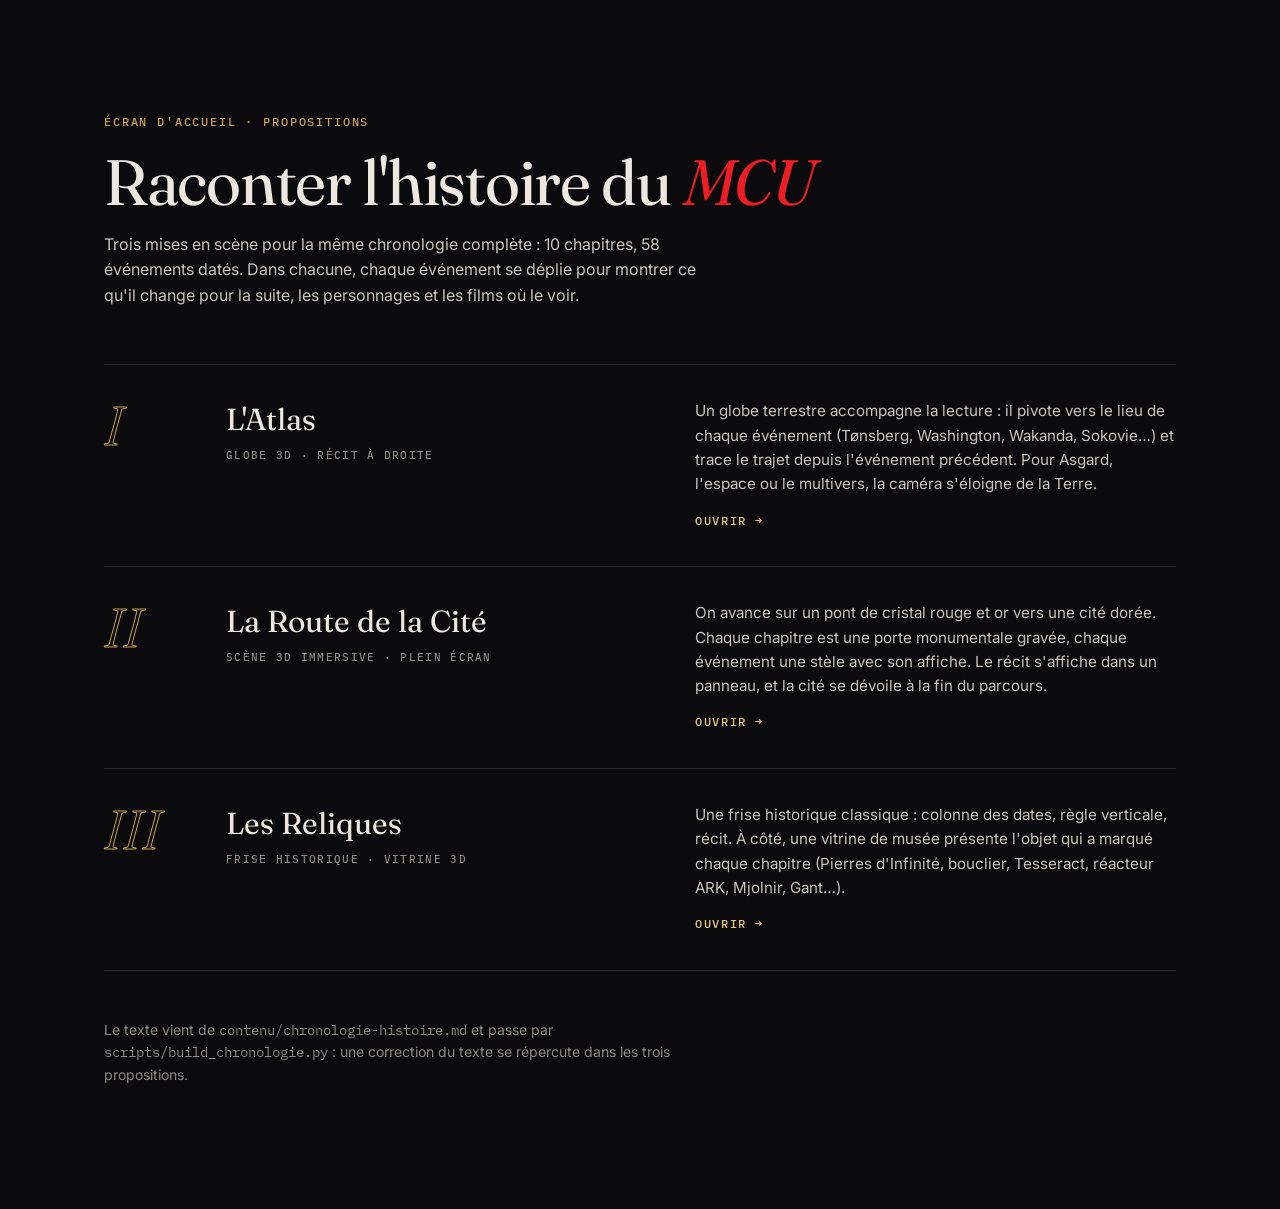
<file: propositions/index.html>
<!DOCTYPE html>
<html lang="fr">
<head>
<meta charset="UTF-8">
<meta name="viewport" content="width=device-width, initial-scale=1.0, viewport-fit=cover">
<title>Propositions Chronologie Marvel</title>
<link rel="preconnect" href="https://fonts.googleapis.com"><link rel="preconnect" href="https://fonts.gstatic.com" crossorigin>
<link rel="stylesheet" href="https://fonts.googleapis.com/css2?family=Fraunces:ital,opsz,wght@0,9..144,300..600;1,9..144,300..500&family=IBM+Plex+Mono:wght@400;500;600&family=Inter:wght@400;500;600&display=swap">
<link rel="stylesheet" href="commun.css">
<style>
  .wrap { max-width: 1120px; margin: 0 auto; padding: 12vh max(24px, env(safe-area-inset-right, 0px)) 12vh max(24px, env(safe-area-inset-left, 0px)); }
  h1 { font: 400 clamp(2.4rem, 5vw, 4rem)/1 var(--f-display); letter-spacing: -.02em; margin: 16px 0 18px; }
  h1 em { color: var(--red); }
  .lead { color: var(--ink-2); max-width: 60ch; margin: 0 0 56px; }
  .list { display: grid; gap: 0; border-top: 1px solid var(--rule); }
  .item { display: grid; grid-template-columns: 90px minmax(0, 1fr) minmax(0, 1.1fr); gap: 32px; padding: 34px 0; border-bottom: 1px solid var(--rule); text-decoration: none; color: inherit; align-items: start; transition: background .3s; }
  .item:hover { background: linear-gradient(90deg, #ed1d240d, transparent 60%); }
  .item .n { font: 300 italic 3.4rem/1 var(--f-display); color: transparent; -webkit-text-stroke: 1px var(--gold); }
  .item h2 { font: 400 1.9rem/1.1 var(--f-display); margin: 4px 0 10px; }
  .item .tags { font: 500 .68rem/1.6 var(--f-mono); letter-spacing: .12em; text-transform: uppercase; color: var(--dim); }
  .item p { margin: 0 0 10px; color: var(--ink-2); font-size: .95rem; }
  .item .go { font: 500 .72rem/1 var(--f-mono); letter-spacing: .14em; text-transform: uppercase; color: var(--gold-2); }
  .item:focus-visible { outline: 1px solid var(--gold); outline-offset: 4px; }
  .note { margin-top: 48px; color: var(--dim); font-size: .88rem; max-width: 70ch; }
  @media (max-width: 760px) { .item { grid-template-columns: 1fr; gap: 10px; } .item .n { font-size: 2.4rem; } }
</style>
</head>
<body>
<div class="wrap">
  <span class="eyebrow">Écran d'accueil · Propositions</span>
  <h1>Raconter l'histoire du <em>MCU</em></h1>
  <p class="lead">Trois mises en scène pour la même chronologie complète : 10 chapitres, 58 événements datés. Dans chacune, chaque événement se déplie pour montrer ce qu'il change pour la suite, les personnages et les films où le voir.</p>

  <nav class="list">
    <a class="item" href="1-atlas.html">
      <span class="n">I</span>
      <div><h2>L'Atlas</h2><div class="tags">Globe 3D · récit à droite</div></div>
      <div><p>Un globe terrestre accompagne la lecture : il pivote vers le lieu de chaque événement (Tønsberg, Washington, Wakanda, Sokovie…) et trace le trajet depuis l'événement précédent. Pour Asgard, l'espace ou le multivers, la caméra s'éloigne de la Terre.</p><span class="go">Ouvrir →</span></div>
    </a>
    <a class="item" href="2-la-cite.html">
      <span class="n">II</span>
      <div><h2>La Route de la Cité</h2><div class="tags">Scène 3D immersive · plein écran</div></div>
      <div><p>On avance sur un pont de cristal rouge et or vers une cité dorée. Chaque chapitre est une porte monumentale gravée, chaque événement une stèle avec son affiche. Le récit s'affiche dans un panneau, et la cité se dévoile à la fin du parcours.</p><span class="go">Ouvrir →</span></div>
    </a>
    <a class="item" href="3-reliques.html">
      <span class="n">III</span>
      <div><h2>Les Reliques</h2><div class="tags">Frise historique · vitrine 3D</div></div>
      <div><p>Une frise historique classique : colonne des dates, règle verticale, récit. À côté, une vitrine de musée présente l'objet qui a marqué chaque chapitre (Pierres d'Infinité, bouclier, Tesseract, réacteur ARK, Mjolnir, Gant…).</p><span class="go">Ouvrir →</span></div>
    </a>
  </nav>
  <p class="note">Le texte vient de <span class="mono">contenu/chronologie-histoire.md</span> et passe par <span class="mono">scripts/build_chronologie.py</span> : une correction du texte se répercute dans les trois propositions.</p>
</div>
</body>
</html>
</file>
<file: propositions/commun.css>
/* ==========================================================================
   Styles communs aux propositions de chronologie.
   Palette du site (rouge Marvel, or) sur un noir chaud, typographie éditoriale.
   ========================================================================== */
:root {
  --bg: #0b0b0d;
  --bg-2: #121215;
  --ink: #ece8e1;
  --ink-2: #c9c5be;
  --dim: #8c8882;
  --rule: #2a292e;
  --red: #ed1d24;
  --gold: #c9a24a;
  --gold-2: #e6c77a;
  --f-display: 'Fraunces', 'Times New Roman', Georgia, serif;
  --f-body: 'Inter', 'Segoe UI', Roboto, Helvetica, Arial, sans-serif;
  --f-mono: 'IBM Plex Mono', ui-monospace, 'SFMono-Regular', Menlo, Consolas, monospace;
  color-scheme: dark;
}
* { box-sizing: border-box; }
html { -webkit-text-size-adjust: 100%; }
body { margin: 0; background: var(--bg); color: var(--ink); font-family: var(--f-body); font-size: 16px; line-height: 1.6; }
::selection { background: var(--red); color: #fff; }
a { color: inherit; }

.back-link { position: fixed; z-index: 50; top: 16px; left: max(16px, env(safe-area-inset-left, 0px)); font: 500 .75rem/1 var(--f-mono); letter-spacing: .08em;
  text-transform: uppercase; color: var(--dim); text-decoration: none; padding: 8px 12px; border: 1px solid var(--rule); border-radius: 999px; background: #0b0b0dcc; backdrop-filter: blur(8px); }
.back-link:hover { color: var(--ink); border-color: var(--dim); }

/* --- Libellés ------------------------------------------------------------ */
.eyebrow { font: 500 .72rem/1.2 var(--f-mono); letter-spacing: .16em; text-transform: uppercase; color: var(--gold); }
.mono { font-family: var(--f-mono); }

/* --- En-tête de chapitre --------------------------------------------------- */
.chapter-head { padding: 18vh 0 6vh; }
.chapter-head .num { font: 300 italic clamp(4rem, 10vw, 8rem)/.85 var(--f-display); color: transparent; -webkit-text-stroke: 1px var(--gold); display: block; margin-bottom: 18px; }
.chapter-head h2 { font: 500 clamp(2rem, 4.2vw, 3.3rem)/1.05 var(--f-display); margin: 10px 0 16px; letter-spacing: -.01em; text-wrap: balance; }
.chapter-head .intro { font: 400 1.12rem/1.65 var(--f-display); color: var(--ink-2); max-width: 46ch; margin: 0; font-style: italic; }

/* --- Entrée d'événement ------------------------------------------------------ */
.entry { position: relative; padding: 34px 0 30px; border-top: 1px solid var(--rule); }
.entry-meta { display: flex; flex-wrap: wrap; gap: 6px 18px; align-items: baseline; margin-bottom: 10px; }
.entry-date { font: 600 .82rem/1 var(--f-mono); letter-spacing: .06em; color: var(--red); text-transform: uppercase; }
.entry-place { font: 400 .74rem/1.2 var(--f-mono); color: var(--dim); letter-spacing: .04em; }
.entry h3 { font: 500 clamp(1.35rem, 2.2vw, 1.7rem)/1.18 var(--f-display); margin: 0 0 12px; letter-spacing: -.005em; text-wrap: balance; }
.entry-story { margin: 0; color: var(--ink-2); max-width: 64ch; }
.entry-story strong, .entry-more strong { color: var(--ink); font-weight: 600; }
.entry-story em, .entry-more em { font-style: italic; }
.entry-list { margin: 0; padding-left: 1.1em; color: var(--ink-2); max-width: 64ch; }
.entry-list li + li { margin-top: 8px; }

.entry-toggle { margin-top: 16px; display: inline-flex; align-items: center; gap: 10px; background: none; border: 0; padding: 6px 0; color: var(--ink); cursor: pointer;
  font: 500 .78rem/1 var(--f-mono); letter-spacing: .1em; text-transform: uppercase; }
.entry-toggle .plus { width: 22px; height: 22px; border: 1px solid var(--gold); border-radius: 50%; position: relative; flex: none; transition: transform .4s cubic-bezier(.2,.8,.2,1), background .3s; }
.entry-toggle .plus::before, .entry-toggle .plus::after { content: ''; position: absolute; left: 50%; top: 50%; width: 9px; height: 1px; background: var(--gold); transform: translate(-50%, -50%); }
.entry-toggle .plus::after { transform: translate(-50%, -50%) rotate(90deg); transition: opacity .3s; }
.entry-toggle:hover .plus { background: #c9a24a22; }
.entry.open .entry-toggle .plus { transform: rotate(180deg); }
.entry.open .entry-toggle .plus::after { opacity: 0; }
.entry-toggle:focus-visible { outline: 2px solid var(--gold); outline-offset: 4px; border-radius: 4px; }

.entry-more { display: grid; grid-template-rows: 0fr; transition: grid-template-rows .55s cubic-bezier(.2,.8,.2,1); }
.entry.open .entry-more { grid-template-rows: 1fr; }
.entry-more > .inner { overflow: hidden; min-height: 0; }
.entry-more .pad { padding-top: 22px; display: grid; gap: 24px; opacity: 0; transform: translateY(10px); transition: opacity .4s .1s, transform .5s .1s; }
.entry.open .entry-more .pad { opacity: 1; transform: none; }
.lbl { display: block; font: 500 .68rem/1 var(--f-mono); letter-spacing: .16em; text-transform: uppercase; color: var(--dim); margin-bottom: 10px; }
.conseq { border-left: 2px solid var(--red); padding: 2px 0 2px 18px; }
.conseq p { margin: 0; font: 400 1.02rem/1.6 var(--f-display); color: var(--ink); max-width: 60ch; }
.who-list { display: flex; flex-wrap: wrap; gap: 10px; }
.who-chip { display: inline-flex; align-items: center; gap: 9px; padding: 4px 14px 4px 4px; border: 1px solid var(--rule); border-radius: 999px; font-size: .84rem; color: var(--ink-2); }
.who-chip img { width: 30px; height: 30px; border-radius: 50%; object-fit: cover; }
.who-text { color: var(--ink-2); font-size: .92rem; margin: 0; max-width: 64ch; }
.watch-list { display: flex; gap: 14px; overflow-x: auto; padding-bottom: 6px; scrollbar-width: thin; }
.watch-item { flex: none; width: 112px; text-decoration: none; color: var(--ink-2); font-size: .78rem; line-height: 1.35; }
.watch-item .p { aspect-ratio: 2/3; border-radius: 4px; background: var(--bg-2) center/cover; margin-bottom: 8px; box-shadow: 0 10px 24px -12px #000; transition: transform .3s, box-shadow .3s; outline: 1px solid #ffffff12; }
.watch-item:hover .p { transform: translateY(-3px); box-shadow: 0 16px 30px -12px var(--red); }
.watch-item small { display: block; font-family: var(--f-mono); color: var(--dim); font-size: .7rem; margin-top: 2px; }

@media (prefers-reduced-motion: reduce) {
  *, *::before, *::after { transition-duration: .01ms !important; animation-duration: .01ms !important; }
}
</file>
